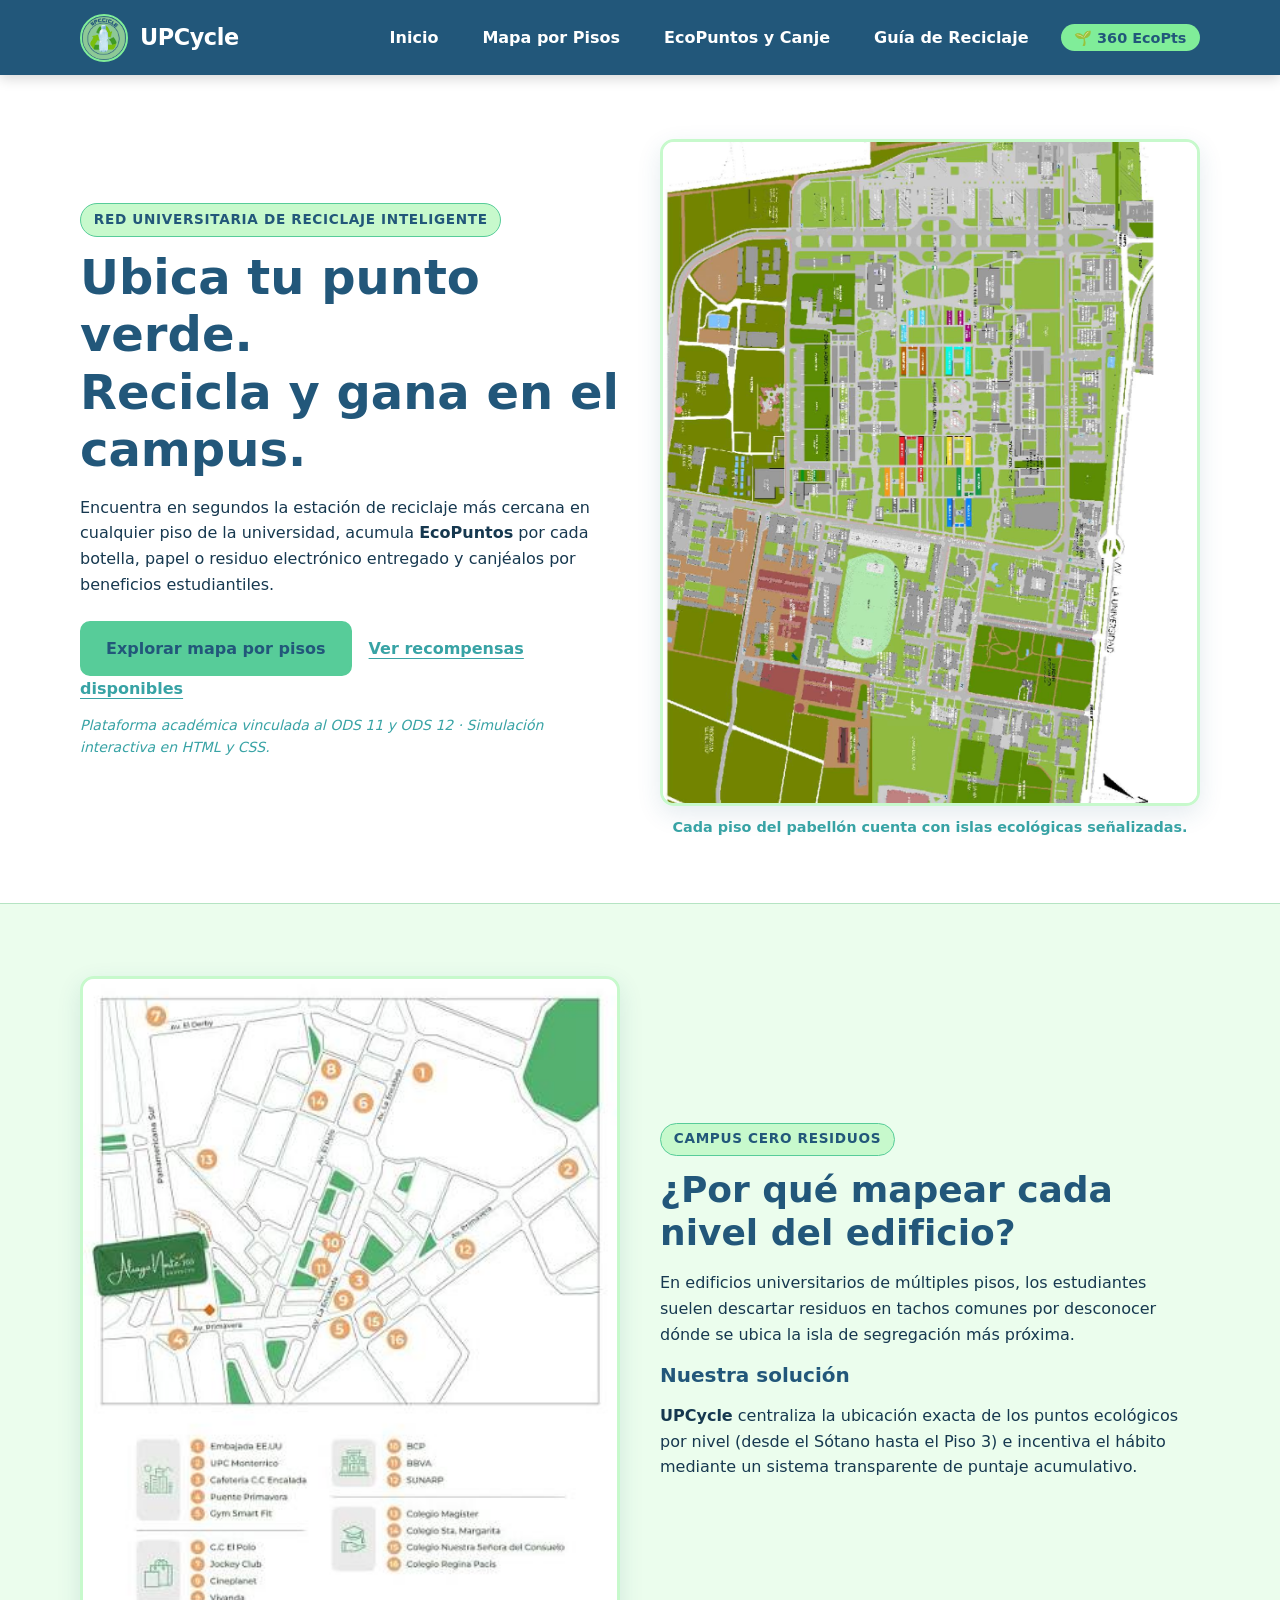
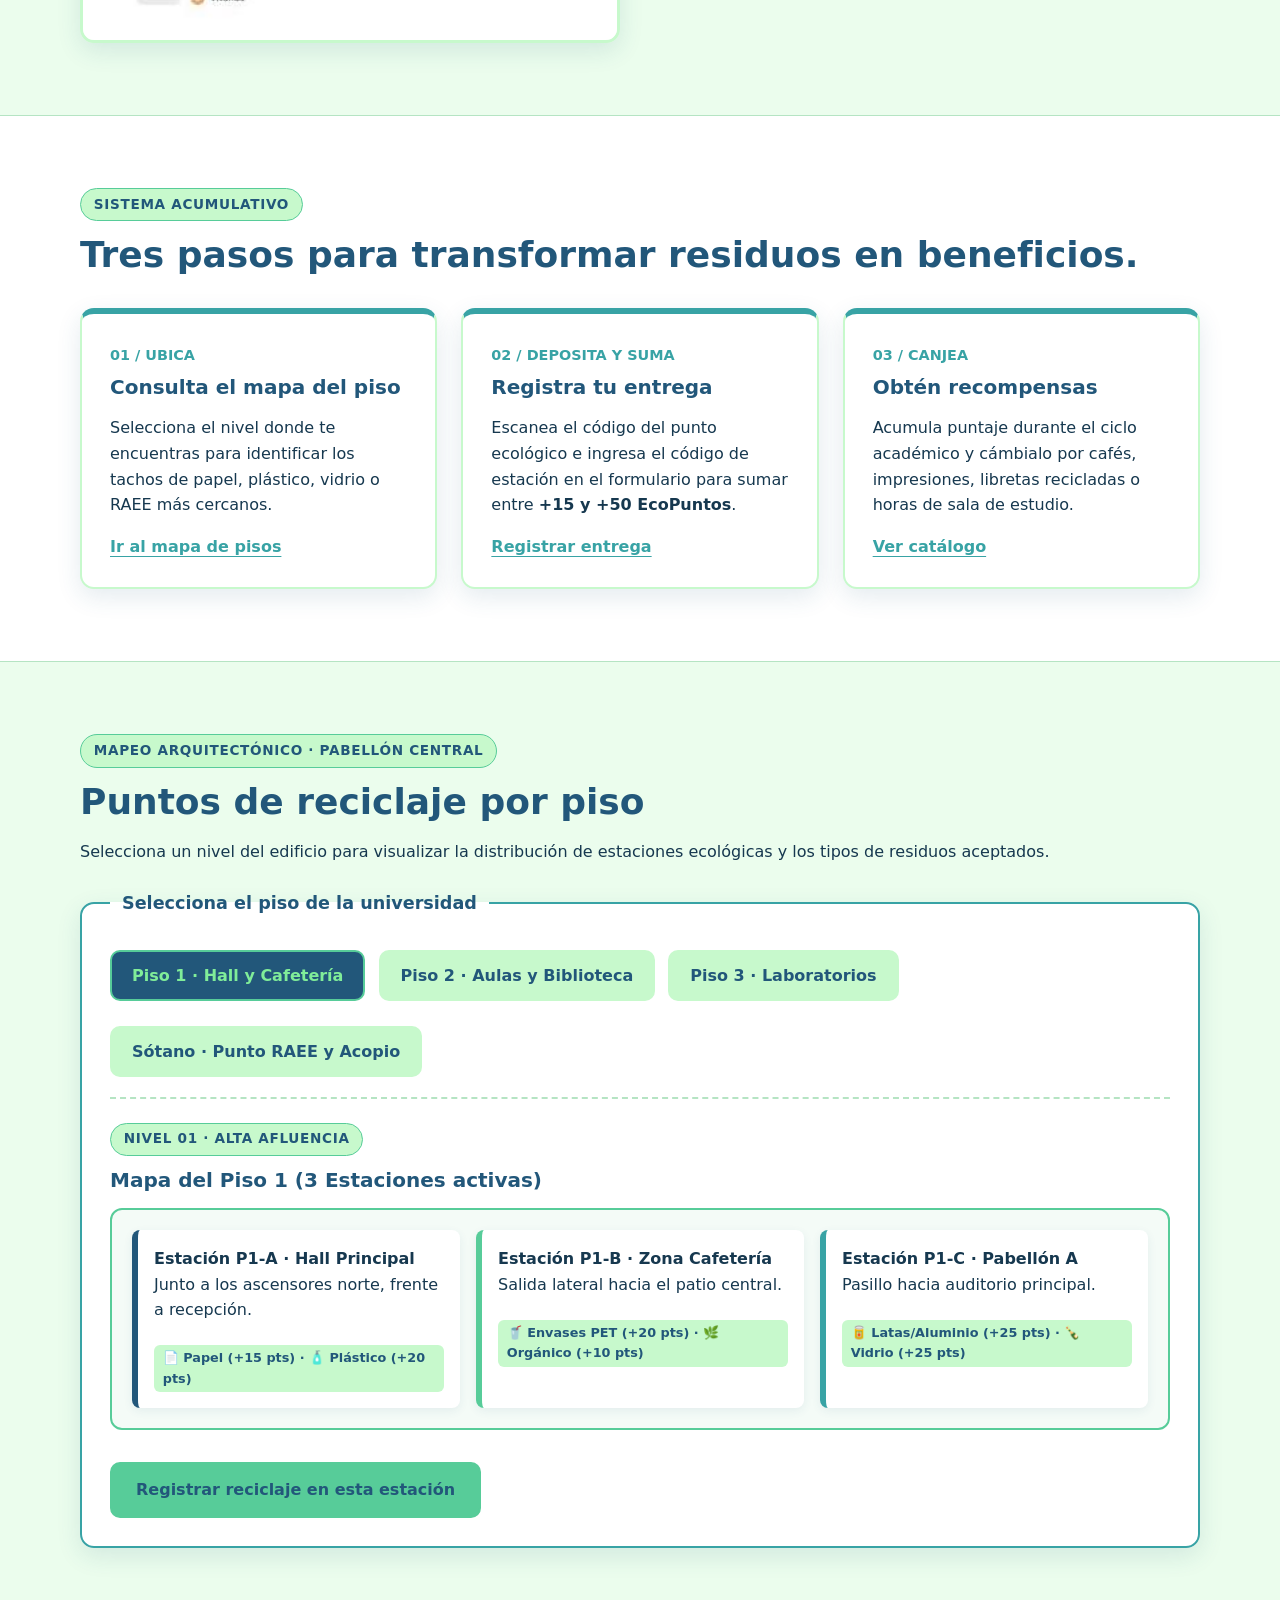
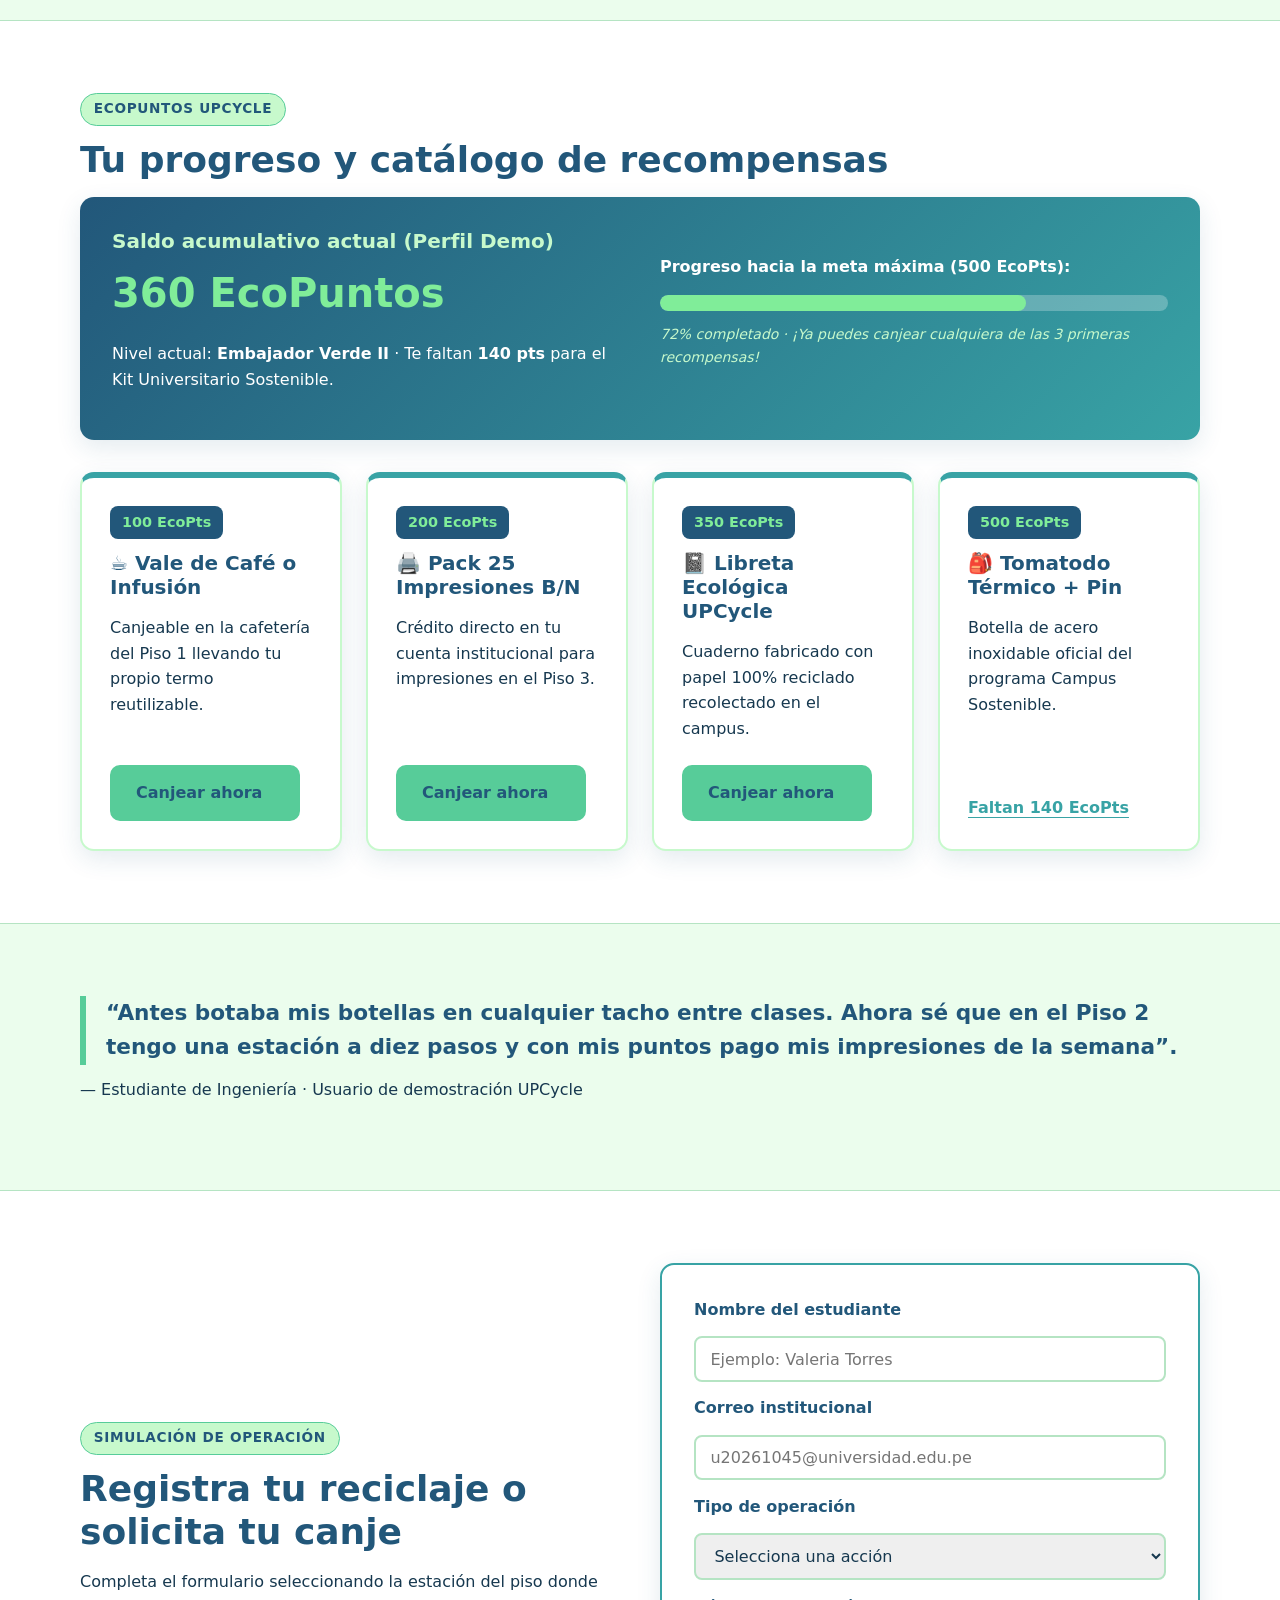
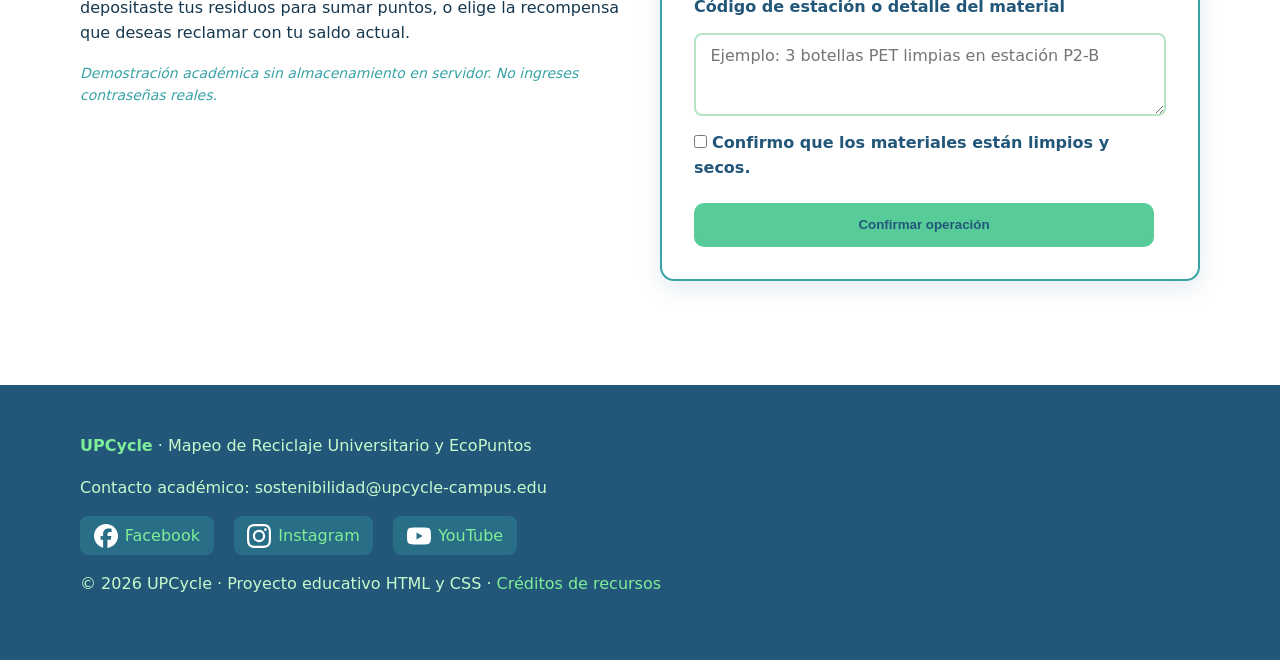
<file: index.html>
<!DOCTYPE html>
<html lang="es">
<head>
  <meta charset="UTF-8">
  <meta name="viewport" content="width=device-width, initial-scale=1.0">
  <title>Inicio | UPCycle · Campus Sostenible</title>
  <link rel="stylesheet" href="css/estilos.css">
  <link rel="icon" type="image/jpg" href="iconos/favicon.jpg">
</head>
<body>
<a class="saltar" href="#contenido">Saltar al contenido</a>

<header class="cabecera">
  <div class="contenedor barra">
    <a class="marca" href="index.html">
      <img src="iconos/favicon.jpg" alt="Logo UPCycle" width="48" height="48">
      UPCycle
    </a>
    <nav aria-label="Navegación principal">
      <ul class="menu">
        <li><a href="index.html#inicio">Inicio</a></li>
        <li><a href="index.html#mapa-pisos">Mapa por Pisos</a></li>
        <li>
          <details class="desplegable">
            <summary>EcoPuntos y Canje</summary>
            <ul class="submenu">
              <li><a href="index.html#como-funciona">Cómo sumar puntos</a></li>
              <li><a href="index.html#recompensas">Catálogo de premios</a></li>
              <li><a href="index.html#registro-canje">Registrar / Canjear</a></li>
            </ul>
          </details>
        </li>
        <li><a href="recursos.html">Guía de Reciclaje</a></li>
        <li><span class="badge-puntos" title="Saldo de demostración">🌱 360 EcoPts</span></li>
      </ul>
    </nav>
  </div>
</header>

<main id="contenido">
  <!-- HERO -->
  <section id="inicio" class="hero contenedor dos-columnas" aria-labelledby="titulo">
    <div>
      <p class="etiqueta">Red Universitaria de Reciclaje Inteligente</p>
      <h1 id="titulo">Ubica tu punto verde.<br>Recicla y gana en el campus.</h1>
      <p>Encuentra en segundos la estación de reciclaje más cercana en cualquier piso de la universidad, acumula <strong>EcoPuntos</strong> por cada botella, papel o residuo electrónico entregado y canjéalos por beneficios estudiantiles.</p>
      <a class="boton" href="#mapa-pisos">Explorar mapa por pisos</a>
      <a class="enlace" href="#recompensas">Ver recompensas disponibles</a>
      <p class="nota">Plataforma académica vinculada al ODS 11 y ODS 12 · Simulación interactiva en HTML y CSS.</p>
    </div>
    <figure class="postal">
      <img class="foto" src="imagenes/mapa1.png" alt="Estudiante llevando materiales reciclables en el campus" width="1000" height="667">
      <figcaption>Cada piso del pabellón cuenta con islas ecológicas señalizadas.</figcaption>
    </figure>
  </section>

  <!-- NOSOTROS / CONTEXTO -->
  <section id="nosotros" class="seccion fondo">
    <div class="contenedor dos-columnas">
      <img class="foto" src="imagenes/feria.jpg" alt="Espacios comunitarios y puntos de acopio universitario" width="1000" height="667" loading="lazy">
      <div>
        <p class="etiqueta">Campus Cero Residuos</p>
        <h2>¿Por qué mapear cada nivel del edificio?</h2>
        <p>En edificios universitarios de múltiples pisos, los estudiantes suelen descartar residuos en tachos comunes por desconocer dónde se ubica la isla de segregación más próxima.</p>
        <h3>Nuestra solución</h3>
        <p><strong>UPCycle</strong> centraliza la ubicación exacta de los puntos ecológicos por nivel (desde el Sótano hasta el Piso 3) e incentiva el hábito mediante un sistema transparente de puntaje acumulativo.</p>
      </div>
    </div>
  </section>

  <!-- CÓMO FUNCIONA EL PUNTAJE -->
  <section id="como-funciona" class="seccion contenedor">
    <p class="etiqueta">Sistema Acumulativo</p>
    <h2>Tres pasos para transformar residuos en beneficios.</h2>
    <div class="tarjetas">
      <article class="tarjeta">
        <div>
          <span class="numero">01 / UBICA</span>
          <h3>Consulta el mapa del piso</h3>
          <p>Selecciona el nivel donde te encuentras para identificar los tachos de papel, plástico, vidrio o RAEE más cercanos.</p>
        </div>
        <a class="enlace" href="#mapa-pisos">Ir al mapa de pisos</a>
      </article>
      <article class="tarjeta">
        <div>
          <span class="numero">02 / DEPOSITA Y SUMA</span>
          <h3>Registra tu entrega</h3>
          <p>Escanea el código del punto ecológico e ingresa el código de estación en el formulario para sumar entre <strong>+15 y +50 EcoPuntos</strong>.</p>
        </div>
        <a class="enlace" href="#registro-canje">Registrar entrega</a>
      </article>
      <article class="tarjeta">
        <div>
          <span class="numero">03 / CANJEA</span>
          <h3>Obtén recompensas</h3>
          <p>Acumula puntaje durante el ciclo académico y cámbialo por cafés, impresiones, libretas recicladas o horas de sala de estudio.</p>
        </div>
        <a class="enlace" href="#recompensas">Ver catálogo</a>
      </article>
    </div>
  </section>

  <!-- MAPEO INTERACTIVO POR PISOS -->
  <section id="mapa-pisos" class="seccion fondo">
    <div class="contenedor">
      <p class="etiqueta">Mapeo Arquitectónico · Pabellón Central</p>
      <h2>Puntos de reciclaje por piso</h2>
      <p>Selecciona un nivel del edificio para visualizar la distribución de estaciones ecológicas y los tipos de residuos aceptados.</p>

      <fieldset class="orientador">
        <legend>Selecciona el piso de la universidad</legend>
        <input type="radio" name="piso" id="piso1" checked><label for="piso1">Piso 1 · Hall y Cafetería</label>
        <input type="radio" name="piso" id="piso2"><label for="piso2">Piso 2 · Aulas y Biblioteca</label>
        <input type="radio" name="piso" id="piso3"><label for="piso3">Piso 3 · Laboratorios</label>
        <input type="radio" name="piso" id="sotano"><label for="sotano">Sótano · Punto RAEE y Acopio</label>

        <div class="resultados">
          <!-- PISO 1 -->
          <div class="respuesta piso1">
            <p class="etiqueta">Nivel 01 · Alta afluencia</p>
            <h3>Mapa del Piso 1 (3 Estaciones activas)</h3>
            <div class="plano-piso">
              <div class="punto-estacion azul">
                <strong>Estación P1-A · Hall Principal</strong>
                <p>Junto a los ascensores norte, frente a recepción.</p>
                <span class="tag-tachos">📄 Papel (+15 pts) · 🧴 Plástico (+20 pts)</span>
              </div>
              <div class="punto-estacion">
                <strong>Estación P1-B · Zona Cafetería</strong>
                <p>Salida lateral hacia el patio central.</p>
                <span class="tag-tachos">🥤 Envases PET (+20 pts) · 🌿 Orgánico (+10 pts)</span>
              </div>
              <div class="punto-estacion turquesa">
                <strong>Estación P1-C · Pabellón A</strong>
                <p>Pasillo hacia auditorio principal.</p>
                <span class="tag-tachos">🥫 Latas/Aluminio (+25 pts) · 🍾 Vidrio (+25 pts)</span>
              </div>
            </div>
          </div>

          <!-- PISO 2 -->
          <div class="respuesta piso2">
            <p class="etiqueta">Nivel 02 · Zona Académica</p>
            <h3>Mapa del Piso 2 (2 Estaciones activas)</h3>
            <div class="plano-piso">
              <div class="punto-estacion azul">
                <strong>Estación P2-A · Ingreso Biblioteca</strong>
                <p>Al costado de los módulos de autopréstamo.</p>
                <span class="tag-tachos">📚 Papel y Cartón limpio (+20 pts)</span>
              </div>
              <div class="punto-estacion">
                <strong>Estación P2-B · Corredor Aulas 201–210</strong>
                <p>Frente a las máquinas dispensadoras de agua.</p>
                <span class="tag-tachos">🧴 Botellas PET (+20 pts) · 📄 Hojas (+15 pts)</span>
              </div>
            </div>
          </div>

          <!-- PISO 3 -->
          <div class="respuesta piso3">
            <p class="etiqueta">Nivel 03 · Ciencia y Tecnología</p>
            <h3>Mapa del Piso 3 (2 Estaciones activas)</h3>
            <div class="plano-piso">
              <div class="punto-estacion turquesa">
                <strong>Estación P3-A · Pasillo de Cómputo</strong>
                <p>Junto a la sala de impresión estudiantil.</p>
                <span class="tag-tachos">📄 Papel Bond (+15 pts) · 🖨️ Tóner vacío (+40 pts)</span>
              </div>
              <div class="punto-estacion menta">
                <strong>Estación P3-B · Terraza de Estudio</strong>
                <p>Acceso por escalera B, ala sur.</p>
                <span class="tag-tachos">🥤 Plástico (+20 pts) · 🥫 Aluminio (+25 pts)</span>
              </div>
            </div>
          </div>

          <!-- SÓTANO -->
          <div class="respuesta sotano">
            <p class="etiqueta">Nivel -1 · Acopio Especializado</p>
            <h3>Mapa del Sótano 1 (Centro Mayor)</h3>
            <div class="plano-piso">
              <div class="punto-estacion azul">
                <strong>Estación S1-A · Punto Limpio RAEE</strong>
                <p>Frente al estacionamiento de bicicletas.</p>
                <span class="tag-tachos">🔋 Pilas/Baterías (+45 pts) · 🔌 Cables y Electrónicos (+50 pts)</span>
              </div>
              <div class="punto-estacion">
                <strong>Estación S1-B · Compactadora Universitaria</strong>
                <p>Zona de carga y descarga interna.</p>
                <span class="tag-tachos">📦 Cartón corrugado (+30 pts) · 🍾 Vidrio (+25 pts)</span>
              </div>
            </div>
          </div>

          <a class="boton" href="#registro-canje">Registrar reciclaje en esta estación</a>
        </div>
      </fieldset>
    </div>
  </section>

  <!-- SISTEMA DE PUNTUACIÓN Y RECOMPENSAS -->
  <section id="recompensas" class="seccion contenedor">
    <p class="etiqueta">EcoPuntos UPCycle</p>
    <h2>Tu progreso y catálogo de recompensas</h2>

    <div class="panel-puntos">
      <div class="dos-columnas">
        <div>
          <h3>Saldo acumulativo actual (Perfil Demo)</h3>
          <p class="puntos-numero">360 EcoPuntos</p>
          <p>Nivel actual: <strong>Embajador Verde II</strong> · Te faltan <strong>140 pts</strong> para el Kit Universitario Sostenible.</p>
        </div>
        <div>
          <p><strong>Progreso hacia la meta máxima (500 EcoPts):</strong></p>
          <div class="barra-progreso" role="progressbar" aria-valuenow="360" aria-valuemin="0" aria-valuemax="500">
            <div class="barra-relleno"></div>
          </div>
          <p class="nota" style="color: #C7F9CC;">72% completado · ¡Ya puedes canjear cualquiera de las 3 primeras recompensas!</p>
        </div>
      </div>
    </div>

    <div class="tarjetas">
      <article class="tarjeta">
        <div>
          <span class="costo-puntos">100 EcoPts</span>
          <h3>☕ Vale de Café o Infusión</h3>
          <p>Canjeable en la cafetería del Piso 1 llevando tu propio termo reutilizable.</p>
        </div>
        <a class="boton" href="#registro-canje">Canjear ahora</a>
      </article>

      <article class="tarjeta">
        <div>
          <span class="costo-puntos">200 EcoPts</span>
          <h3>🖨️ Pack 25 Impresiones B/N</h3>
          <p>Crédito directo en tu cuenta institucional para impresiones en el Piso 3.</p>
        </div>
        <a class="boton" href="#registro-canje">Canjear ahora</a>
      </article>

      <article class="tarjeta">
        <div>
          <span class="costo-puntos">350 EcoPts</span>
          <h3>📓 Libreta Ecológica UPCycle</h3>
          <p>Cuaderno fabricado con papel 100% reciclado recolectado en el campus.</p>
        </div>
        <a class="boton" href="#registro-canje">Canjear ahora</a>
      </article>

      <article class="tarjeta">
        <div>
          <span class="costo-puntos">500 EcoPts</span>
          <h3>🎒 Tomatodo Térmico + Pin</h3>
          <p>Botella de acero inoxidable oficial del programa Campus Sostenible.</p>
        </div>
        <a class="enlace" href="#registro-canje">Faltan 140 EcoPts</a>
      </article>
    </div>
  </section>

  <!-- TESTIMONIO -->
  <section id="testimonios" class="seccion fondo">
    <div class="contenedor">
      <blockquote>“Antes botaba mis botellas en cualquier tacho entre clases. Ahora sé que en el Piso 2 tengo una estación a diez pasos y con mis puntos pago mis impresiones de la semana”.</blockquote>
      <p>— Estudiante de Ingeniería · Usuario de demostración UPCycle</p>
    </div>
  </section>

  <!-- FORMULARIO DE REGISTRO DE PUNTOS O CANJE -->
  <section id="registro-canje" class="seccion contenedor two-columns">
    <div class="dos-columnas">
      <div>
        <p class="etiqueta">Simulación de Operación</p>
        <h2>Registra tu reciclaje o solicita tu canje</h2>
        <p>Completa el formulario seleccionando la estación del piso donde depositaste tus residuos para sumar puntos, o elige la recompensa que deseas reclamar con tu saldo actual.</p>
        <p class="nota">Demostración académica sin almacenamiento en servidor. No ingreses contraseñas reales.</p>
      </div>

      <form action="confirmacion.html" method="get" class="formulario">
        <label for="nombre">Nombre del estudiante</label>
        <input id="nombre" type="text" required maxlength="60" placeholder="Ejemplo: Valeria Torres" autocomplete="off">

        <label for="correo">Correo institucional</label>
        <input id="correo" type="email" required placeholder="u20261045@universidad.edu.pe" autocomplete="off">

        <label for="operacion">Tipo de operación</label>
        <select id="operacion" required>
          <option value="">Selecciona una acción</option>
          <option>Sumar puntos · Estación P1-A (Hall Principal)</option>
          <option>Sumar puntos · Estación P1-B (Cafetería)</option>
          <option>Sumar puntos · Estación P2-A (Biblioteca)</option>
          <option>Sumar puntos · Estación P3-A (Cómputo)</option>
          <option>Sumar puntos · Estación S1-A (Punto RAEE Sótano)</option>
          <option>Canjear · Vale de Café (100 EcoPts)</option>
          <option>Canjear · Pack 25 Impresiones (200 EcoPts)</option>
          <option>Canjear · Libreta Ecológica (350 EcoPts)</option>
        </select>

        <label for="detalle">Código de estación o detalle del material</label>
        <textarea id="detalle" required minlength="6" maxlength="240" rows="3" placeholder="Ejemplo: 3 botellas PET limpias en estación P2-B"></textarea>

        <div>
          <input id="acepto" type="checkbox" required>
          <label for="acepto">Confirmo que los materiales están limpios y secos.</label>
        </div>

        <button type="submit" class="boton">Confirmar operación</button>
      </form>
    </div>
  </section>
</main>

<footer class="pie">
  <div class="contenedor">
    <p><strong>UPCycle</strong> · Mapeo de Reciclaje Universitario y EcoPuntos</p>
    <p>Contacto académico: sostenibilidad@upcycle-campus.edu</p>
    <nav class="redes" aria-label="Redes sociales de referencia">
      <a href="https://www.facebook.com/" target="_blank" rel="noopener noreferrer"><img src="iconos/facebook.svg" alt="" width="24" height="24">Facebook</a>
      <a href="https://www.instagram.com/" target="_blank" rel="noopener noreferrer"><img src="iconos/instagram.svg" alt="" width="24" height="24">Instagram</a>
      <a href="https://www.youtube.com/" target="_blank" rel="noopener noreferrer"><img src="iconos/youtube.svg" alt="" width="24" height="24">YouTube</a>
    </nav>
    <p>© 2026 UPCycle · Proyecto educativo HTML y CSS · <a href="FUENTES.txt">Créditos de recursos</a></p>
  </div>
</footer>
</body>
</html>
</file>
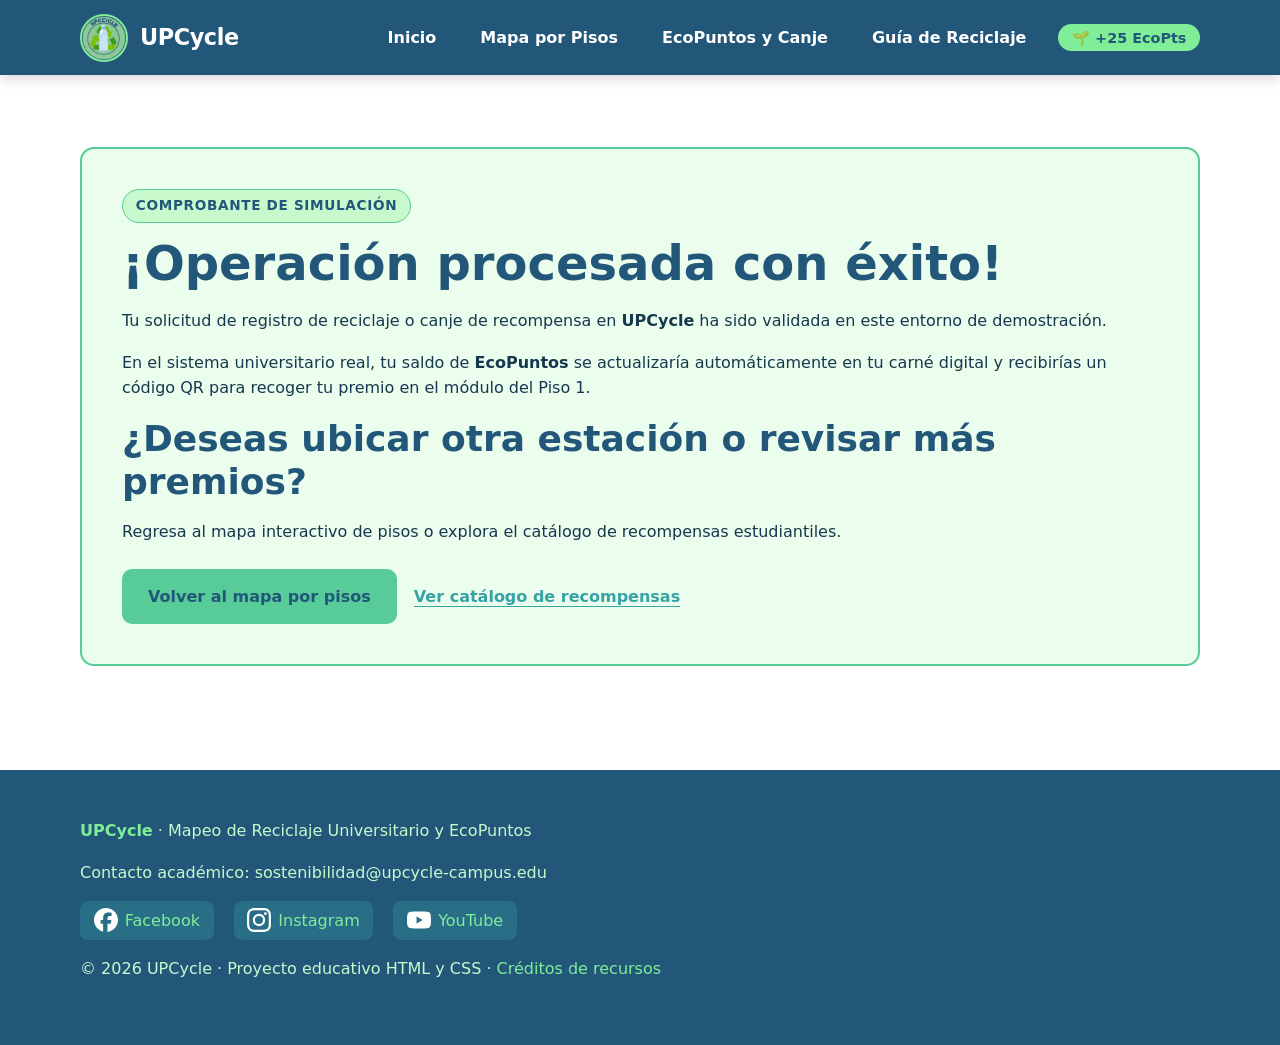
<file: confirmacion.html>
<!DOCTYPE html>
<html lang="es">
<head>
  <meta charset="UTF-8">
  <meta name="viewport" content="width=device-width, initial-scale=1.0">
  <title>Operación Registrada | UPCycle</title>
  <link rel="stylesheet" href="css/estilos.css">
  <link rel="icon" type="image/jpg" href="iconos/favicon.jpg">
</head>
<body>
<a class="saltar" href="#contenido">Saltar al contenido</a>

<header class="cabecera">
  <div class="contenedor barra">
    <a class="marca" href="index.html">
      <img src="iconos/favicon.jpg" alt="Logo UPCycle" width="48" height="48">
      UPCycle
    </a>
    <nav aria-label="Navegación principal">
      <ul class="menu">
        <li><a href="index.html#inicio">Inicio</a></li>
        <li><a href="index.html#mapa-pisos">Mapa por Pisos</a></li>
        <li>
          <details class="desplegable">
            <summary>EcoPuntos y Canje</summary>
            <ul class="submenu">
              <li><a href="index.html#como-funciona">Cómo sumar puntos</a></li>
              <li><a href="index.html#recompensas">Catálogo de premios</a></li>
              <li><a href="index.html#registro-canje">Registrar / Canjear</a></li>
            </ul>
          </details>
        </li>
        <li><a href="recursos.html">Guía de Reciclaje</a></li>
        <li><span class="badge-puntos">🌱 +25 EcoPts</span></li>
      </ul>
    </nav>
  </div>
</header>

<main id="contenido" class="contenedor seccion">
  <section class="confirmacion" aria-labelledby="confirmado">
    <p class="etiqueta">Comprobante de Simulación</p>
    <h1 id="confirmado">¡Operación procesada con éxito!</h1>
    <p>Tu solicitud de registro de reciclaje o canje de recompensa en <strong>UPCycle</strong> ha sido validada en este entorno de demostración.</p>
    <p>En el sistema universitario real, tu saldo de <strong>EcoPuntos</strong> se actualizaría automáticamente en tu carné digital y recibirías un código QR para recoger tu premio en el módulo del Piso 1.</p>
    <h2>¿Deseas ubicar otra estación o revisar más premios?</h2>
    <p>Regresa al mapa interactivo de pisos o explora el catálogo de recompensas estudiantiles.</p>
    <a class="boton" href="index.html#mapa-pisos">Volver al mapa por pisos</a>
    <a class="enlace" href="index.html#recompensas">Ver catálogo de recompensas</a>
  </section>
</main>

<footer class="pie">
  <div class="contenedor">
    <p><strong>UPCycle</strong> · Mapeo de Reciclaje Universitario y EcoPuntos</p>
    <p>Contacto académico: sostenibilidad@upcycle-campus.edu</p>
    <nav class="redes" aria-label="Redes sociales de referencia">
      <a href="https://www.facebook.com/" target="_blank" rel="noopener noreferrer"><img src="iconos/facebook.svg" alt="" width="24" height="24">Facebook</a>
      <a href="https://www.instagram.com/" target="_blank" rel="noopener noreferrer"><img src="iconos/instagram.svg" alt="" width="24" height="24">Instagram</a>
      <a href="https://www.youtube.com/" target="_blank" rel="noopener noreferrer"><img src="iconos/youtube.svg" alt="" width="24" height="24">YouTube</a>
    </nav>
    <p>© 2026 UPCycle · Proyecto educativo HTML y CSS · <a href="FUENTES.txt">Créditos de recursos</a></p>
  </div>
</footer>
</body>
</html>
</file>
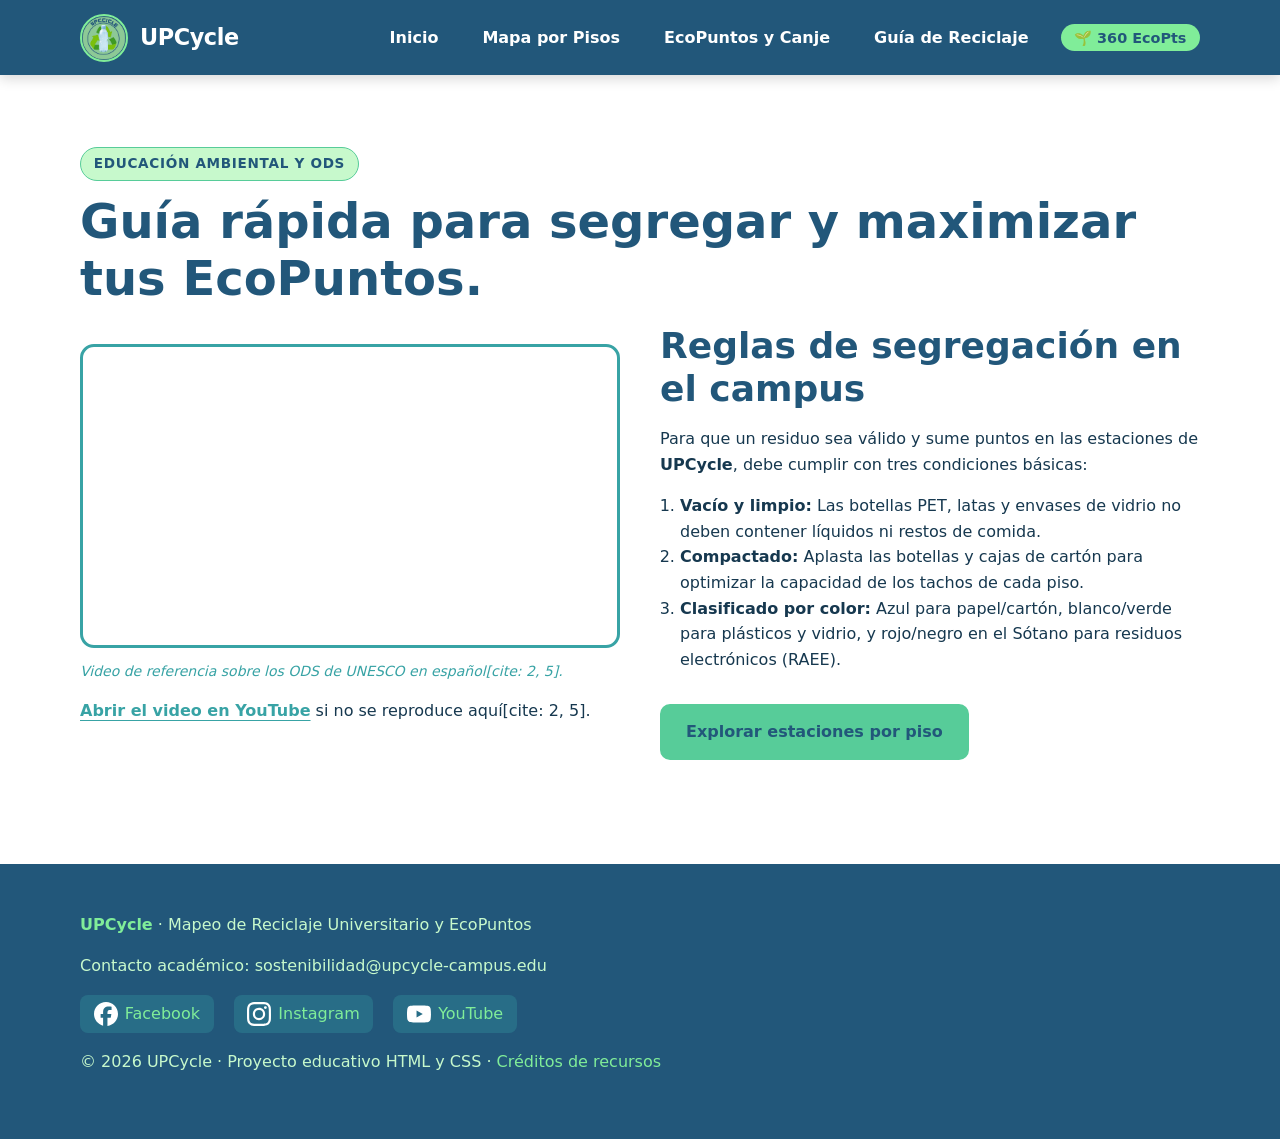
<file: recursos.html>
<!DOCTYPE html>
<html lang="es">
<head>
  <meta charset="UTF-8">
  <meta name="viewport" content="width=device-width, initial-scale=1.0">
  <title>Guía de Reciclaje | UPCycle</title>
  <link rel="stylesheet" href="css/estilos.css">
  <link rel="icon" type="image/jpg" href="iconos/favicon.jpg">
</head>
<body>
<a class="saltar" href="#contenido">Saltar al contenido</a>

<header class="cabecera">
  <div class="contenedor barra">
    <a class="marca" href="index.html">
      <img src="iconos/favicon.jpg" alt="Logo UPCycle" width="48" height="48">
      UPCycle
    </a>
    <nav aria-label="Navegación principal">
      <ul class="menu">
        <li><a href="index.html#inicio">Inicio</a></li>
        <li><a href="index.html#mapa-pisos">Mapa por Pisos</a></li>
        <li>
          <details class="desplegable">
            <summary>EcoPuntos y Canje</summary>
            <ul class="submenu">
              <li><a href="index.html#como-funciona">Cómo sumar puntos</a></li>
              <li><a href="index.html#recompensas">Catálogo de premios</a></li>
              <li><a href="index.html#registro-canje">Registrar / Canjear</a></li>
            </ul>
          </details>
        </li>
        <li><a href="recursos.html">Guía de Reciclaje</a></li>
        <li><span class="badge-puntos">🌱 360 EcoPts</span></li>
      </ul>
    </nav>
  </div>
</header>

<main id="contenido" class="contenedor seccion">
  <p class="etiqueta">Educación Ambiental y ODS</p>
  <h1>Guía rápida para segregar y maximizar tus EcoPuntos.</h1>

  <section class="dos-columnas" aria-labelledby="video-titulo">
    <div>
      <iframe
        class="video"
        src="https://www.youtube.com/embed/gQBJfYlDOvA"
        title="Objetivos de Desarrollo Sostenible"
        referrerpolicy="strict-origin-when-cross-origin"
        allow="accelerometer; autoplay; clipboard-write; encrypted-media; gyroscope; picture-in-picture"
        allowfullscreen>
      </iframe>
      <p class="nota">Video de referencia sobre los ODS de UNESCO en español[cite: 2, 5].</p>
      <p><a class="enlace" href="https://www.youtube.com/watch?v=MCKH5xk8X-g" target="_blank" rel="noopener noreferrer">Abrir el video en YouTube</a> si no se reproduce aquí[cite: 2, 5].</p>
    </div>

    <div>
      <h2 id="video-titulo">Reglas de segregación en el campus</h2>
      <p>Para que un residuo sea válido y sume puntos en las estaciones de <strong>UPCycle</strong>, debe cumplir con tres condiciones básicas:</p>
      <ol style="margin-left: 1.25rem; margin-bottom: 1.5rem;">
        <li><strong>Vacío y limpio:</strong> Las botellas PET, latas y envases de vidrio no deben contener líquidos ni restos de comida.</li>
        <li><strong>Compactado:</strong> Aplasta las botellas y cajas de cartón para optimizar la capacidad de los tachos de cada piso.</li>
        <li><strong>Clasificado por color:</strong> Azul para papel/cartón, blanco/verde para plásticos y vidrio, y rojo/negro en el Sótano para residuos electrónicos (RAEE).</li>
      </ol>
      <a class="boton" href="index.html#mapa-pisos">Explorar estaciones por piso</a>
    </div>
  </section>
</main>

<footer class="pie">
  <div class="contenedor">
    <p><strong>UPCycle</strong> · Mapeo de Reciclaje Universitario y EcoPuntos</p>
    <p>Contacto académico: sostenibilidad@upcycle-campus.edu</p>
    <nav class="redes" aria-label="Redes sociales de referencia">
      <a href="https://www.facebook.com/" target="_blank" rel="noopener noreferrer"><img src="iconos/facebook.svg" alt="" width="24" height="24">Facebook</a>
      <a href="https://www.instagram.com/" target="_blank" rel="noopener noreferrer"><img src="iconos/instagram.svg" alt="" width="24" height="24">Instagram</a>
      <a href="https://www.youtube.com/" target="_blank" rel="noopener noreferrer"><img src="iconos/youtube.svg" alt="" width="24" height="24">YouTube</a>
    </nav>
    <p>© 2026 UPCycle · Proyecto educativo HTML y CSS · <a href="FUENTES.txt">Créditos de recursos</a></p>
  </div>
</footer>
</body>
</html>
</file>
<file: css/estilos.css>
/* ==========================================================================
   UPCycle - Estilos Globales (Paleta Eco-Universitaria)
   ========================================================================== */
:root {
  --azul-profundo: #22577A;
  --turquesa: #38A3A5;
  --esmeralda: #57CC99;
  --menta-vibrante: #80ED99;
  --menta-suave: #C7F9CC;
  --blanco: #FFFFFF;
  --texto-oscuro: #16384F;
  --gris-borde: #B5E4C3;
  --sombra: 0 8px 24px rgba(34, 87, 122, 0.12);
  --radio: 14px;
}

* {
  box-sizing: border-box;
  margin: 0;
  padding: 0;
}

html {
  scroll-behavior: smooth;
  font-family: 'Segoe UI', system-ui, -apple-system, sans-serif;
  color: var(--texto-oscuro);
  background-color: var(--blanco);
  line-height: 1.6;
}

img, iframe {
  max-width: 100%;
  display: block;
}

/* Accesibilidad */
.saltar {
  position: absolute;
  left: -9999px;
  background: var(--azul-profundo);
  color: var(--blanco);
  padding: 0.75rem 1.25rem;
  z-index: 1000;
}
.saltar:focus {
  left: 1rem;
  top: 1rem;
  border-radius: 8px;
}

/* Contenedores y Secciones */
.contenedor {
  width: min(1120px, 92%);
  margin: 0 auto;
}

.seccion {
  padding: 4.5rem 0;
}

.fondo {
  background-color: rgba(199, 249, 204, 0.35);
  border-top: 1px solid var(--gris-borde);
  border-bottom: 1px solid var(--gris-borde);
}

.dos-columnas {
  display: grid;
  grid-template-columns: repeat(auto-fit, minmax(300px, 1fr));
  gap: 2.5rem;
  align-items: center;
}

/* Tipografía */
.etiqueta {
  display: inline-block;
  background-color: var(--menta-suave);
  color: var(--azul-profundo);
  font-weight: 700;
  font-size: 0.85rem;
  text-transform: uppercase;
  letter-spacing: 0.05em;
  padding: 0.3rem 0.8rem;
  border-radius: 999px;
  margin-bottom: 0.75rem;
  border: 1px solid var(--esmeralda);
}

h1, h2, h3 {
  color: var(--azul-profundo);
  line-height: 1.2;
  margin-bottom: 1rem;
}

h1 { font-size: clamp(2rem, 4vw, 3rem); }
h2 { font-size: clamp(1.6rem, 3vw, 2.25rem); }
h3 { font-size: 1.25rem; }

p { margin-bottom: 1rem; }

.nota {
  font-size: 0.875rem;
  color: var(--turquesa);
  font-style: italic;
  margin-top: 0.75rem;
}

/* ==========================================================================
   Cabecera Sticky y Menú Desplegable sin JS
   ========================================================================== */
.cabecera {
  position: sticky;
  top: 0;
  z-index: 100;
  background-color: var(--azul-profundo);
  color: var(--blanco);
  box-shadow: 0 4px 12px rgba(0, 0, 0, 0.15);
}

.barra {
  display: flex;
  justify-content: space-between;
  align-items: center;
  padding: 0.85rem 0;
  flex-wrap: wrap;
  gap: 1rem;
}

.marca {
  display: flex;
  align-items: center;
  gap: 0.75rem;
  text-decoration: none;
  color: var(--blanco);
  font-weight: 800;
  font-size: 1.4rem;
  letter-spacing: -0.02em;
}

.marca img {
  border-radius: 50%;
  border: 2px solid var(--menta-vibrante);
  object-fit: cover;
}

.menu {
  list-style: none;
  display: flex;
  align-items: center;
  gap: 1.25rem;
  flex-wrap: wrap;
}

.menu a, .desplegable summary {
  color: var(--blanco);
  text-decoration: none;
  font-weight: 600;
  padding: 0.45rem 0.75rem;
  border-radius: 8px;
  cursor: pointer;
  transition: background-color 0.2s, color 0.2s;
  list-style: none;
}

.menu a:hover, .desplegable summary:hover {
  background-color: var(--turquesa);
  color: var(--menta-suave);
}

.desplegable {
  position: relative;
}

.submenu {
  position: absolute;
  top: calc(100% + 0.5rem);
  right: 0;
  background-color: var(--azul-profundo);
  border: 2px solid var(--esmeralda);
  border-radius: var(--radio);
  list-style: none;
  min-width: 220px;
  padding: 0.5rem;
  box-shadow: var(--sombra);
}

.submenu li a {
  display: block;
  padding: 0.6rem 0.9rem;
}

/* Badge de Puntos en Barra */
.badge-puntos {
  background-color: var(--menta-vibrante);
  color: var(--azul-profundo);
  font-weight: 800;
  padding: 0.35rem 0.85rem;
  border-radius: 999px;
  font-size: 0.9rem;
}

/* ==========================================================================
   Botones y Enlaces
   ========================================================================== */
.boton {
  display: inline-block;
  background-color: var(--esmeralda);
  color: var(--azul-profundo);
  font-weight: 700;
  text-decoration: none;
  padding: 0.8rem 1.5rem;
  border-radius: 10px;
  border: 2px solid var(--esmeralda);
  cursor: pointer;
  transition: all 0.2s ease;
  margin-right: 0.75rem;
  margin-top: 0.5rem;
}

.boton:hover {
  background-color: var(--azul-profundo);
  color: var(--menta-vibrante);
  border-color: var(--azul-profundo);
}

.enlace {
  color: var(--turquesa);
  font-weight: 700;
  text-decoration: underline;
  text-underline-offset: 4px;
}

.enlace:hover {
  color: var(--azul-profundo);
}

/* ==========================================================================
   Hero y Fotos
   ========================================================================== */
.hero {
  padding: 4rem 0;
}

.foto {
  border-radius: var(--radio);
  box-shadow: var(--sombra);
  border: 3px solid var(--menta-suave);
  object-fit: cover;
  aspect-ratio: 3 / 2;
}

.postal figcaption {
  text-align: center;
  font-size: 0.9rem;
  color: var(--turquesa);
  margin-top: 0.6rem;
  font-weight: 600;
}

/* ==========================================================================
   Tarjetas (Pasos y Recompensas)
   ========================================================================== */
.tarjetas {
  display: grid;
  grid-template-columns: repeat(auto-fit, minmax(260px, 1fr));
  gap: 1.5rem;
  margin-top: 2rem;
}

.tarjeta {
  background-color: var(--blanco);
  border: 2px solid var(--menta-suave);
  border-top: 6px solid var(--turquesa);
  border-radius: var(--radio);
  padding: 1.75rem;
  box-shadow: var(--sombra);
  display: flex;
  flex-direction: column;
  justify-content: space-between;
  transition: transform 0.2s ease, border-color 0.2s ease;
}

.tarjeta:hover {
  transform: translateY(-4px);
  border-color: var(--esmeralda);
}

.numero {
  display: inline-block;
  color: var(--turquesa);
  font-weight: 800;
  font-size: 0.9rem;
  margin-bottom: 0.5rem;
}

.costo-puntos {
  display: inline-block;
  background-color: var(--azul-profundo);
  color: var(--menta-vibrante);
  font-weight: 800;
  padding: 0.3rem 0.75rem;
  border-radius: 8px;
  font-size: 0.9rem;
  margin-bottom: 0.75rem;
  width: fit-content;
}

/* ==========================================================================
   Mapeo Interactivo por Pisos (CSS Radio Tabs + Plano Arquitectónico)
   ========================================================================== */
.orientador {
  border: 2px solid var(--turquesa);
  border-radius: var(--radio);
  padding: 1.75rem;
  background-color: var(--blanco);
  box-shadow: var(--sombra);
  margin-top: 1.5rem;
}

.orientador legend {
  font-weight: 800;
  color: var(--azul-profundo);
  padding: 0 0.75rem;
  font-size: 1.1rem;
}

.orientador input[type="radio"] {
  position: absolute;
  opacity: 0;
  pointer-events: none;
}

.orientador label {
  display: inline-block;
  padding: 0.65rem 1.25rem;
  margin: 0.35rem 0.5rem 1.25rem 0;
  background-color: var(--menta-suave);
  color: var(--azul-profundo);
  font-weight: 700;
  border-radius: 10px;
  cursor: pointer;
  border: 2px solid transparent;
  transition: all 0.2s;
}

.orientador label:hover {
  background-color: var(--menta-vibrante);
}

.orientador input[type="radio"]:checked + label {
  background-color: var(--azul-profundo);
  color: var(--menta-vibrante);
  border-color: var(--esmeralda);
}

.respuesta {
  display: none;
  border-top: 2px dashed var(--gris-borde);
  padding-top: 1.5rem;
  animation: aparecer 0.3s ease;
}

@keyframes aparecer {
  from { opacity: 0; transform: translateY(6px); }
  to { opacity: 1; transform: translateY(0); }
}

#piso1:checked ~ .resultados .piso1,
#piso2:checked ~ .resultados .piso2,
#piso3:checked ~ .resultados .piso3,
#sotano:checked ~ .resultados .sotano {
  display: block;
}

/* Plano esquemático del piso */
.plano-piso {
  display: grid;
  grid-template-columns: repeat(auto-fit, minmax(220px, 1fr));
  gap: 1rem;
  background-color: #F4FBF7;
  border: 2px solid var(--esmeralda);
  border-radius: 12px;
  padding: 1.25rem;
  margin: 1rem 0 1.5rem;
}

.punto-estacion {
  background-color: var(--blanco);
  border-left: 6px solid var(--esmeralda);
  border-radius: 8px;
  padding: 1rem;
  box-shadow: 0 3px 10px rgba(34, 87, 122, 0.08);
}

.punto-estacion.azul { border-left-color: var(--azul-profundo); }
.punto-estacion.turquesa { border-left-color: var(--turquesa); }
.punto-estacion.menta { border-left-color: var(--menta-vibrante); }

.tag-tachos {
  display: inline-block;
  font-size: 0.8rem;
  font-weight: 700;
  background-color: var(--menta-suave);
  color: var(--azul-profundo);
  padding: 0.2rem 0.55rem;
  border-radius: 6px;
  margin-top: 0.4rem;
}

/* ==========================================================================
   Panel de Puntuación y Barra de Progreso
   ========================================================================== */
.panel-puntos {
  background: linear-gradient(135deg, var(--azul-profundo) 0%, var(--turquesa) 100%);
  color: var(--blanco);
  border-radius: var(--radio);
  padding: 2rem;
  box-shadow: var(--sombra);
  margin-bottom: 2rem;
}

.panel-puntos h3 {
  color: var(--menta-suave);
  margin-bottom: 0.5rem;
}

.puntos-numero {
  font-size: 2.5rem;
  font-weight: 900;
  color: var(--menta-vibrante);
}

.barra-progreso {
  width: 100%;
  height: 16px;
  background-color: rgba(255, 255, 255, 0.25);
  border-radius: 999px;
  overflow: hidden;
  margin: 1rem 0 0.5rem;
}

.barra-relleno {
  width: 72%;
  height: 100%;
  background-color: var(--menta-vibrante);
  border-radius: 999px;
}

/* ==========================================================================
   Formulario
   ========================================================================== */
.formulario {
  background-color: var(--blanco);
  padding: 2rem;
  border-radius: var(--radio);
  border: 2px solid var(--turquesa);
  box-shadow: var(--sombra);
  display: flex;
  flex-direction: column;
  gap: 0.85rem;
}

.formulario label {
  font-weight: 700;
  color: var(--azul-profundo);
}

.formulario input[type="text"],
.formulario input[type="email"],
.formulario select,
.formulario textarea {
  width: 100%;
  padding: 0.7rem 0.9rem;
  border: 2px solid var(--gris-borde);
  border-radius: 8px;
  font-family: inherit;
  font-size: 1rem;
  color: var(--texto-oscuro);
}

.formulario input:focus,
.formulario select:focus,
.formulario textarea:focus {
  outline: none;
  border-color: var(--turquesa);
  background-color: rgba(199, 249, 204, 0.18);
}

/* ==========================================================================
   Testimonios, Confirmación y Video
   ========================================================================== */
blockquote {
  font-size: 1.35rem;
  font-weight: 700;
  color: var(--azul-profundo);
  border-left: 6px solid var(--esmeralda);
  padding-left: 1.25rem;
  margin-bottom: 0.75rem;
}

.confirmacion {
  background-color: rgba(199, 249, 204, 0.35);
  border: 2px solid var(--esmeralda);
  border-radius: var(--radio);
  padding: 2.5rem;
}

.video {
  width: 100%;
  aspect-ratio: 16 / 9;
  border: 3px solid var(--turquesa);
  border-radius: var(--radio);
}

/* ==========================================================================
   Pie de Página
   ========================================================================== */
.pie {
  background-color: var(--azul-profundo);
  color: var(--menta-suave);
  padding: 3rem 0;
  margin-top: 2rem;
}

.pie strong {
  color: var(--menta-vibrante);
}

.pie a {
  color: var(--menta-vibrante);
  text-decoration: none;
}

.pie a:hover {
  text-decoration: underline;
}

.redes {
  display: flex;
  gap: 1.25rem;
  margin: 1rem 0;
  flex-wrap: wrap;
}

.redes a {
  display: inline-flex;
  align-items: center;
  gap: 0.45rem;
  background-color: rgba(56, 163, 165, 0.3);
  padding: 0.4rem 0.85rem;
  border-radius: 8px;
}

.redes img {
  filter: brightness(0) invert(1);
}
</file>
